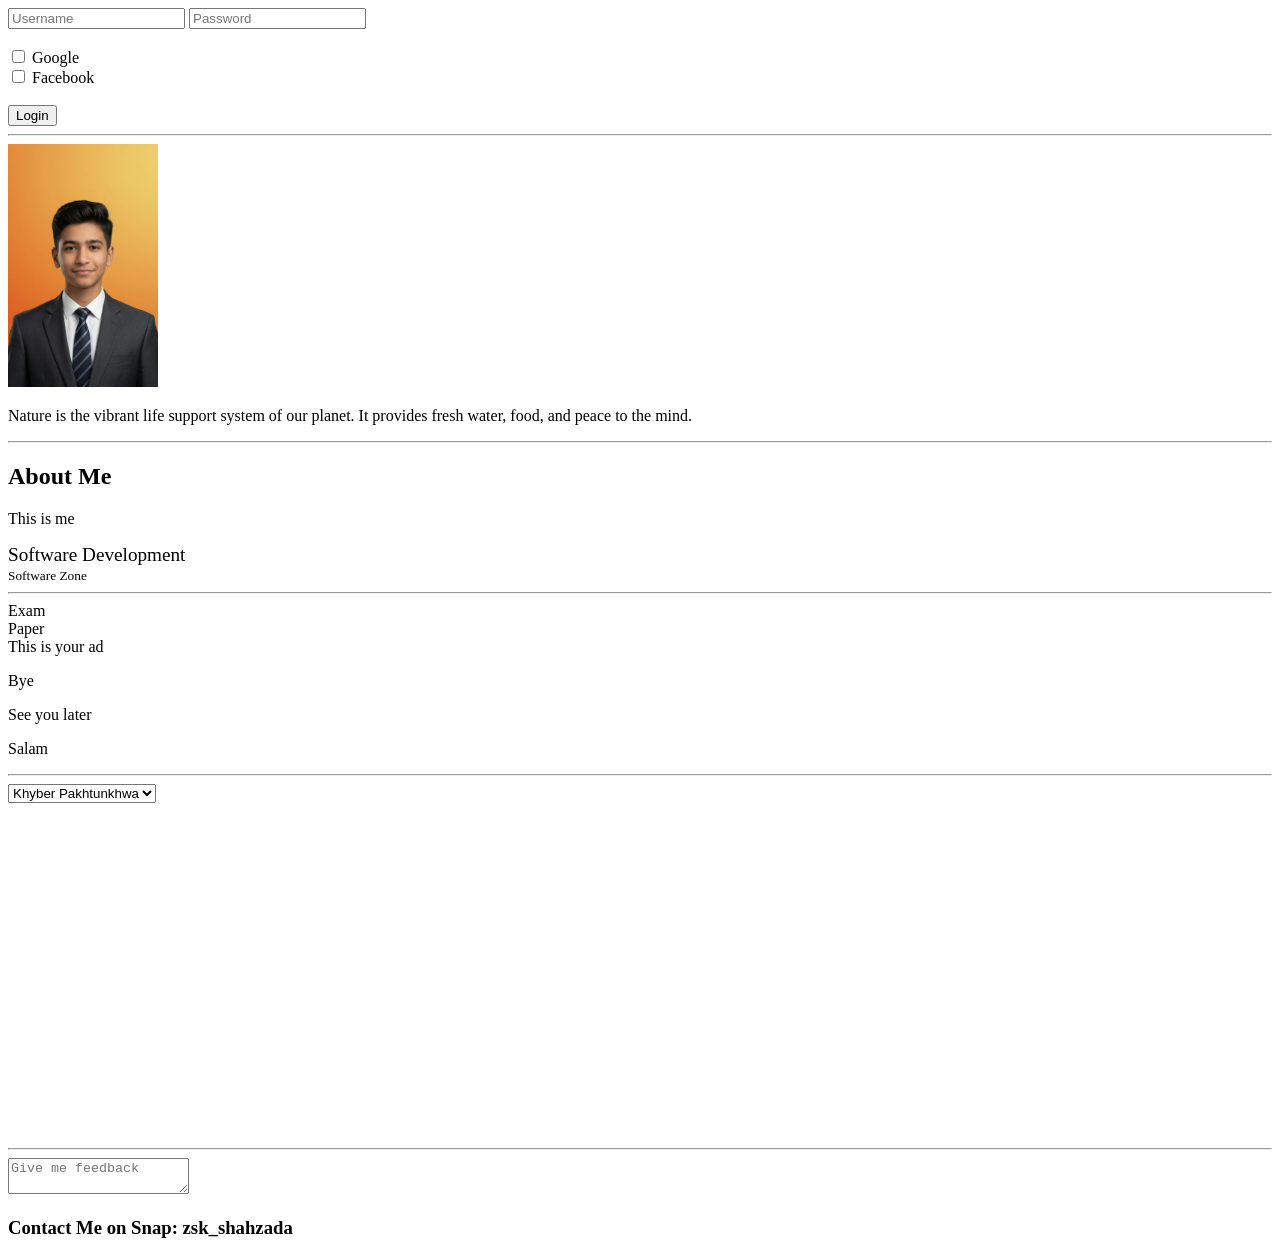
<file: Complete_Html/index.html>
<!DOCTYPE html>
<html lang="en">

<head>
    <meta charset="UTF-8">
    <title>My First Webpage</title>
</head>

<body>

    <!-- Login Form -->
    <form action="/action.php">
        <input type="text" placeholder="Username" required>
        <input type="password" placeholder="Password" required>
        <br><br>

        <label>
            <input type="checkbox" value="Google" name="Web"> Google
        </label>
        <br>

        <label>
            <input type="checkbox" value="Facebook" name="Web"> Facebook
        </label>
        <br><br>

        <button type="submit">Login</button>
    </form>

    <hr>

    <!-- Profile Image -->
    <a href="https://github.com/Abdurrehman3399/complete-Phython" target="_blank">
        <img src="mypic.jpg.jpeg" width="150" style="cursor:pointer;">
    </a>

    <p>
        Nature is the vibrant life support system of our planet. It provides fresh water,
        food, and peace to the mind.
    </p>

    <hr>

    <!-- Section -->
    <h2>About Me</h2>
    <p>This is me</p>
    <big>Software Development</big>
    <br>
    <small>Software Zone</small>

    <hr>

    <!-- Layout -->
    <main>
        <section>Exam</section>
        <section>Paper</section>
        <aside>This is your ad</aside>

        <div>
            <p>Bye</p>
            <p>See you later</p>
            <p>Salam</p>
        </div>
    </main>

    <hr>

    <!-- Dropdown -->
    <select name="city">
        <option>Khyber Pakhtunkhwa</option>
        <option>Punjab</option>
        <option>Sindh</option>
        <option>Balochistan</option>
    </select>

    <br><br>

   <iframe width="560" height="315" src="https://www.youtube.com/embed/APFfC9wTkoE?si=8aLsFXEIsqMEFcFZ" title="YouTube video player" frameborder="0" allow="accelerometer; autoplay; clipboard-write; encrypted-media; gyroscope; picture-in-picture; web-share" referrerpolicy="strict-origin-when-cross-origin" allowfullscreen></iframe>
    <hr>

    <!-- Footer -->
    <footer>
        <textarea placeholder="Give me feedback"></textarea>
        <h3>Contact Me on Snap: zsk_shahzada</h3>
    </footer>

</body>

</html>
</file>
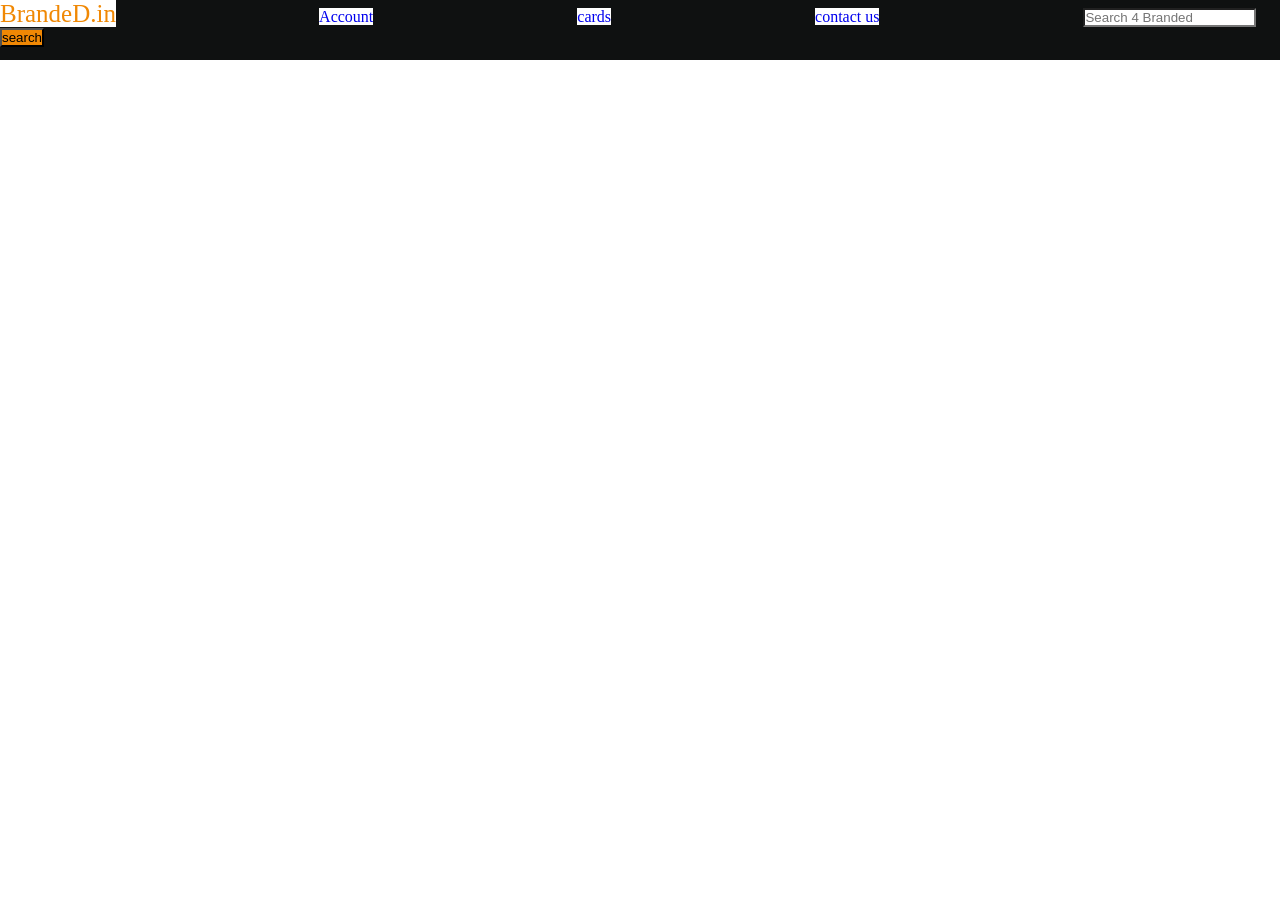
<file: Complete_Css/Classroom/index.html>
<!DOCTYPE html>
<html lang="en">
<head>
    <meta charset="UTF-8">
    <meta name="viewport" content="width=device-width, initial-scale=1.0">
    <title>Css On Top</title>
     <link rel="stylesheet" href="style.css">
      <div id = "Navbar">
        <a id = "logo" href="#">BrandeD.in</a>
        <a href="#">Account</a>
        <a href="#">cards</a>
        <a href="#">contact us</a>
        <input placeholder="Search 4 Branded">
        <button>search</button> 
    
</head>
</file>
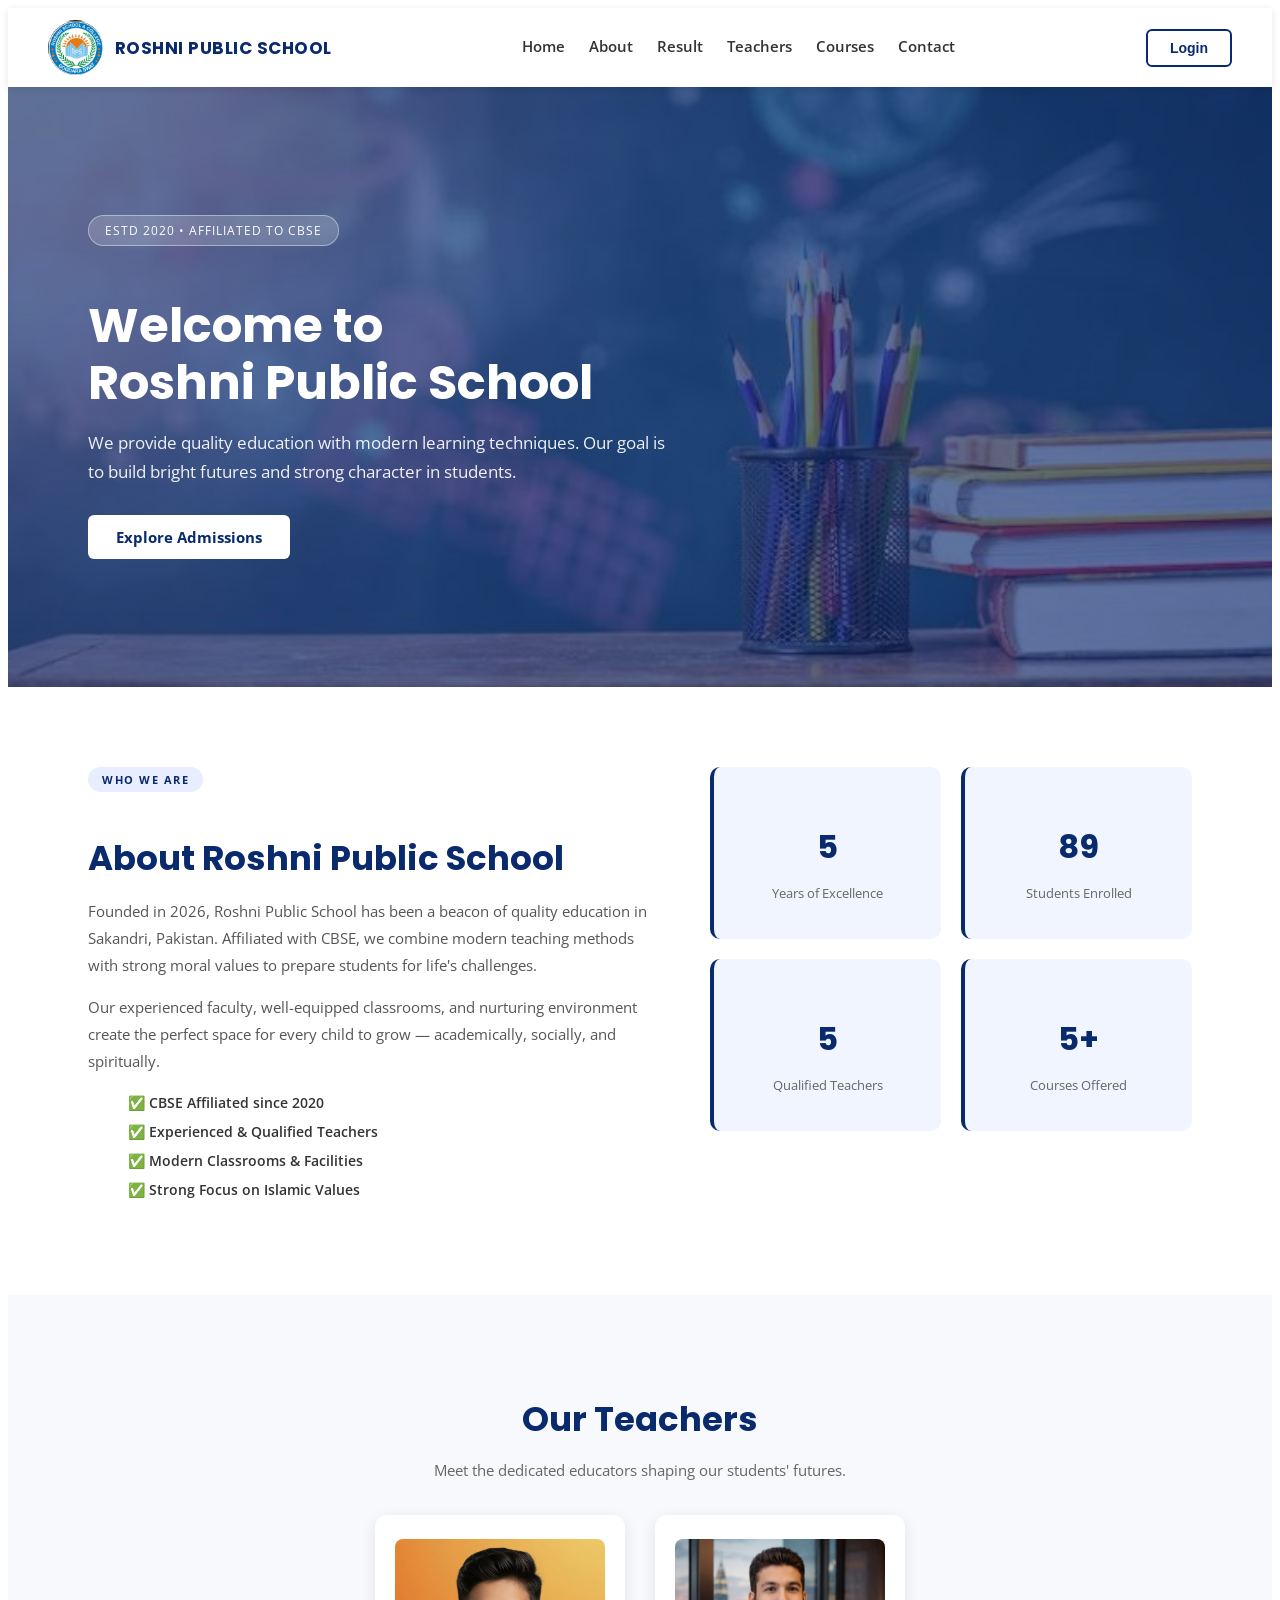
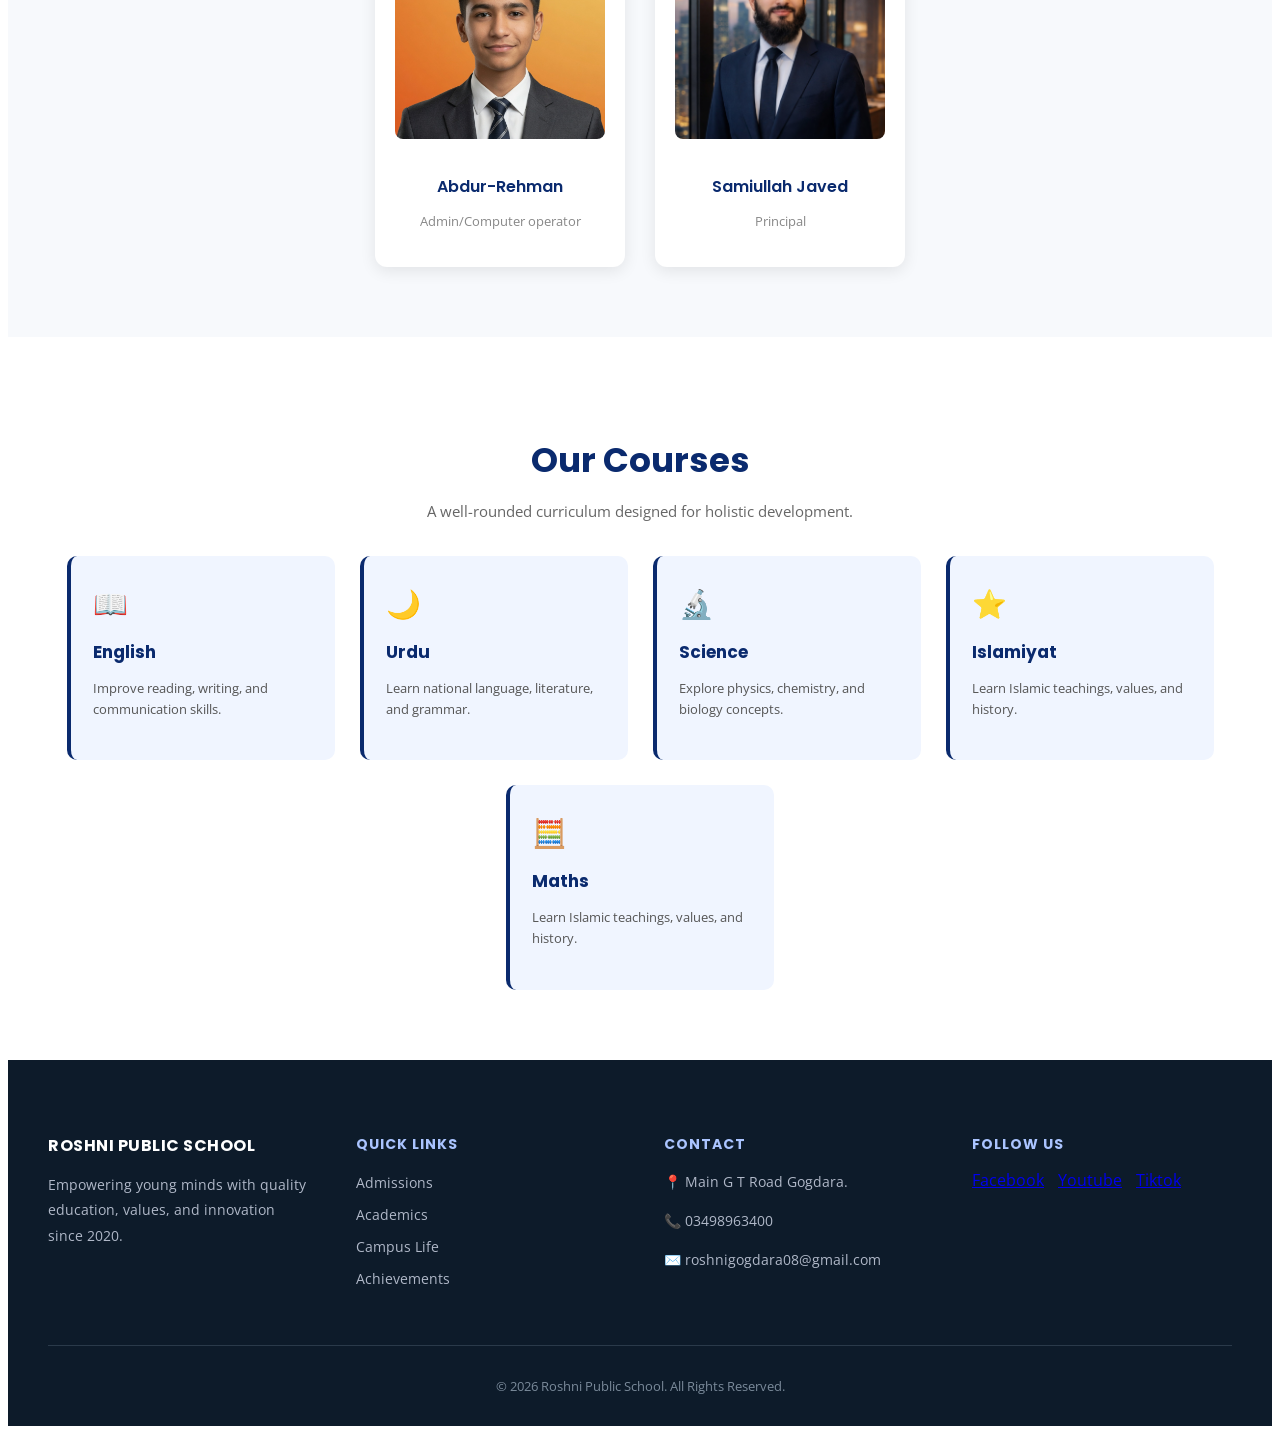
<file: Practice_Web/task_index.html>
<!DOCTYPE html>
<html lang="en">

<head>
    <meta charset="UTF-8">
    <meta name="viewport" content="width=device-width, initial-scale=1.0">
    <title>ROSHNI PUBLIC SCHOOL</title>
    <link rel="stylesheet" href="task_style.css">
    <link href="https://fonts.googleapis.com/css2?family=Poppins:wght@400;600;700&family=Open+Sans:wght@400;600&display=swap" rel="stylesheet">
</head>

<body>

    <!-- ===== NAVBAR ===== -->
    <div class="navbar">
        <div class="logo">
            <img src="logo.png" alt="Roshni Public School Logo">
            <span>ROSHNI PUBLIC SCHOOL</span>
        </div>

        <div class="nav-links">
            <a href="#home">Home</a>
            <a href="#about">About</a>
            <a href="#result">Result</a>
            <a href="#teachers">Teachers</a>
            <a href="#courses">Courses</a>
            <a href="#contact">Contact</a>
        </div>

        <button class="dashboard-btn">Login</button>
    </div>

    <!-- ===== HERO / WELCOME SECTION ===== -->
    <div class="welcome" id="home">
        <div class="overlay"></div>
        <div class="welcome-content">
            <span class="tag">ESTD 2020 &bull; AFFILIATED TO CBSE</span>
            <h1>Welcome to <br> Roshni Public School</h1>
            <p>We provide quality education with modern learning techniques.
               Our goal is to build bright futures and strong character in students.</p>
            <a href="#" class="hero-btn">Explore Admissions</a>
        </div>
    </div>

    <!-- ===== ABOUT SECTION ===== -->
    <div class="about" id="about">
        <div class="about-content">
            <div class="about-text">
                <span class="about-tag">WHO WE ARE</span>
                <h2>About Roshni Public School</h2>
                <p>Founded in 2026, Roshni Public School has been a beacon of quality education in Sakandri, Pakistan. Affiliated with CBSE, we combine modern teaching methods with strong moral values to prepare students for life's challenges.</p>
                <p>Our experienced faculty, well-equipped classrooms, and nurturing environment create the perfect space for every child to grow — academically, socially, and spiritually.</p>
                <ul class="about-list">
                    <li>✅ CBSE Affiliated since 2020</li>
                    <li>✅ Experienced & Qualified Teachers</li>
                    <li>✅ Modern Classrooms & Facilities</li>
                    <li>✅ Strong Focus on Islamic Values</li>
                </ul>
            </div>
            <div class="about-stats">
                <div class="stat-box">
                    <h3>5</h3>
                    <p>Years of Excellence</p>
                </div>
                <div class="stat-box">
                    <h3>89</h3>
                    <p>Students Enrolled</p>
                </div>
                <div class="stat-box">
                    <h3>5</h3>
                    <p>Qualified Teachers</p>
                </div>
                <div class="stat-box">
                    <h3>5+</h3>
                    <p>Courses Offered</p>
                </div>
            </div>
        </div>
    </div>

    <!-- ===== TEACHERS SECTION ===== -->
    <div class="teachers" id="teachers">
        <h2>Our Teachers</h2>
        <p class="section-subtitle">Meet the dedicated educators shaping our students' futures.</p>

        <div class="teacher-container">

            <div class="teacher-card">
                <img src="teacher1.jpeg" alt="Abdur-Rehman">
                <h3>Abdur-Rehman</h3>
                <p>Admin/Computer operator</p>
            </div>

            <div class="teacher-card">
                <img src="teacher2.jpeg" alt="Samiullah Javed">
                <h3>Samiullah Javed</h3>
                <p>Principal</p>
            </div>

            
        </div>
    </div>

    <!-- ===== COURSES SECTION ===== -->
    <div class="courses" id="courses">
        <h2>Our Courses</h2>
        <p class="section-subtitle">A well-rounded curriculum designed for holistic development.</p>

        <div class="course-container">

            <div class="course-card">
                <div class="course-icon">📖</div>
                <h3>English</h3>
                <p>Improve reading, writing, and communication skills.</p>
            </div>

            <div class="course-card">
                <div class="course-icon">🌙</div>
                <h3>Urdu</h3>
                <p>Learn national language, literature, and grammar.</p>
            </div>

            <div class="course-card">
                <div class="course-icon">🔬</div>
                <h3>Science</h3>
                <p>Explore physics, chemistry, and biology concepts.</p>
            </div>

            <div class="course-card">
                <div class="course-icon">⭐</div>
                <h3>Islamiyat</h3>
                <p>Learn Islamic teachings, values, and history.</p>
            </div>
 <div class="course-card">
                <div class="course-icon">🧮</div>
                <h3>Maths</h3>
                <p>Learn Islamic teachings, values, and history.</p>
            </div>
        </div>
    </div>

    <!-- ===== FOOTER ===== -->
    <footer class="footer" id="contact">
        <div class="footer-container">

            <!-- Left: About -->
            <div class="footer-box">
                <h2>ROSHNI PUBLIC SCHOOL</h2>
                <p>Empowering young minds with quality education, values, and innovation since 2020.</p>
            </div>

            <!-- Quick Links -->
            <div class="footer-box">
                <h3>Quick Links</h3>
                <ul>
                    <li><a href="#">Admissions</a></li>
                    <li><a href="#">Academics</a></li>
                    <li><a href="#">Campus Life</a></li>
                    <li><a href="#">Achievements</a></li>
                </ul>
            </div>

            <!-- Contact -->
            <div class="footer-box">
                <h3>Contact</h3>
                <p>📍 Main G T Road Gogdara.</p>
                <p>📞 03498963400</p>
                <p>✉️ roshnigogdara08@gmail.com</p>
            </div>

            <!-- Social -->
            <div class="footer-box">
                <h3>Follow Us</h3>
                <div class="social-icons">
                    <a href = "https://www.facebook.com/share/1DYGe5Pi4s/" target="_blank">Facebook</a>
                    <a href = "https://www.youtube.com/@roshnipublicschool0" target="_blank">Youtube</a>
                    <a href = "https://www.tiktok.com/@roshnipublicschool?lang=en" target="_blank">Tiktok</a>
                </div>
            </div>

        </div>

        <div class="footer-bottom">
            <p>© 2026 Roshni Public School. All Rights Reserved.</p>
        </div>
    </footer>

    <script>
        // Highlight active nav link based on scroll position
        const sections = document.querySelectorAll('div[id], footer[id]');
        const navLinks = document.querySelectorAll('.nav-links a');

        window.addEventListener('scroll', () => {
            let current = '';
            sections.forEach(section => {
                const sectionTop = section.offsetTop - 80;
                if (window.scrollY >= sectionTop) {
                    current = section.getAttribute('id');
                }
            });

            navLinks.forEach(link => {
                link.classList.remove('active');
                if (link.getAttribute('href') === '#' + current) {
                    link.classList.add('active');
                }
            });
        });
    </script>

</body>
</html>
</file>
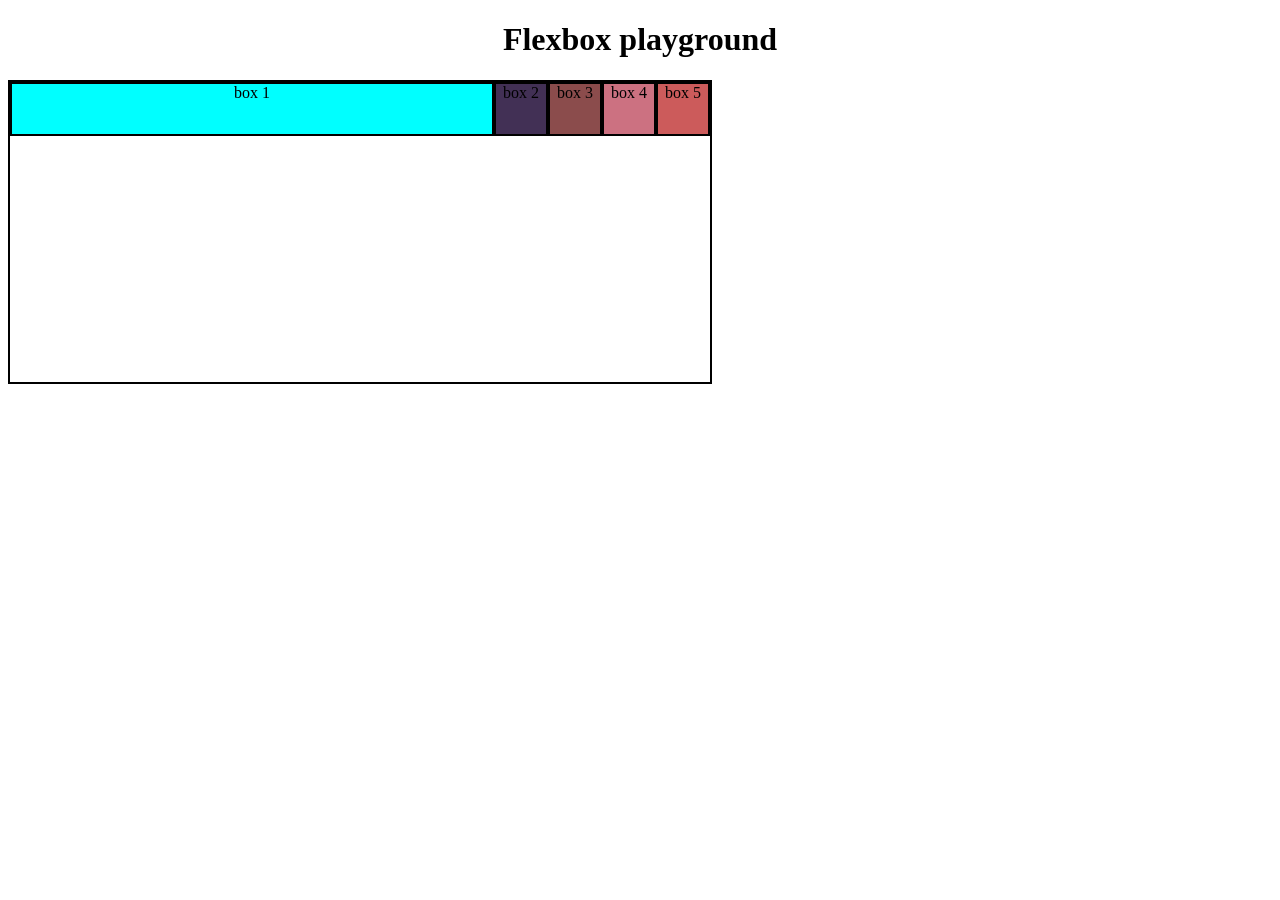
<file: Complete_Css/Classroom/task2_index.html>
<!DOCTYPE html>
<html lang="en">
<head>
    <meta charset="UTF-8">
    <meta name="viewport" content="width=device-width, initial-scale=1.0">
    <title>Css_level 3</title>
    <link rel="stylesheet" href="task2_style.css">
</head>
<body>
    <h1>Flexbox playground</h1>
    <div id = "Container">
        <div id = "box1">box 1</div>
        <div id = "box2">box 2</div>
        <div id = "box3">box 3</div>
        <div id = "box4">box 4</div>
        <div id = "box5">box 5</div>
    </div>
</body>
</html>
</file>
<file: Complete_Css/Classroom/style.css>
/* h1{
    text-align: center;
    text-transform: capitalize;

}
p{
    font-family : Times New Roman ;
}
#outer {
    font: size 25px; 
}
#inner {
    font: size 10px ;
}
#green {
    height: 100px;
    width: 100px;
    background : rgb(5, 185, 5);
    border: 2px;
    border-radius :50px;   
}
#red {
    height: 100px;
    width: 100px;
    background : rgb(230, 8, 8);
    border: 2px;
    border-radius :50px; 
}
#yellow {
    height: 100px;
    width: 100px;
    background : rgb(253, 216, 7);
    border: 2px;
    border-radius :50px; 
}
#masterdiv {
    border : 100px brown 30px 

} */
* {
    padding : 0px;
    margin : 0px;
    background-color:white;
}
#Navbar {
    height : 60px;
    background-color: #0f1111;
} 
#logo {
    color : #f08804;
    font-size: 25px;
}
button {
    background-color :#f08804;

}
a{
    margin-right: 200px;
    text-decoration: none;
    }
#box3 {
    width :100px
}
#box2{
    width :100px
}
#box1 {
    width :100px
}
</file>
<file: Practice_Web/task_style.css>
============================================
  ROSHNI PUBLIC SCHOOL — task_style.css
    ============================================= */

/* ===== RESET & BASE ===== */
* {
    margin: 0;
    padding: 0;
    box-sizing: border-box;
}

html {
    scroll-behavior: smooth;
}

body {
    font-family: 'Open Sans', Arial, sans-serif;
    color: #222;
    background-color: #fff;
}

/* ===== NAVBAR ===== */
.navbar {
    display: flex;
    justify-content: space-between;
    align-items: center;
    background-color: #ffffff;
    padding: 12px 40px;
    box-shadow: 0 2px 8px rgba(0, 0, 0, 0.1);
    position: sticky;
    top: 0;
    z-index: 1000;
}

/* Logo */
.logo {
    display: flex;
    align-items: center;
    gap: 12px;
    text-decoration: none;
}

.logo img {
    height: 55px;
    width: auto;
    border-radius: 50%;
    object-fit: contain;
    transition: transform 0.3s ease, box-shadow 0.3s ease;
}

.logo img:hover {
    transform: scale(1.08);
    box-shadow: 0 0 10px rgba(0, 0, 0, 0.2);
}

.logo span {
    font-family: 'Poppins', sans-serif;
    font-size: 17px;
    font-weight: 700;
    color: #0a2a6e;
    letter-spacing: 0.5px;
}

/* Nav Links */
.nav-links {
    display: flex;
    gap: 24px;
}

.nav-links a {
    text-decoration: none;
    color: #333;
    font-size: 15px;
    font-weight: 600;
    transition: color 0.2s ease;
    position: relative;
    padding-bottom: 4px;
}

.nav-links a::after {
    content: '';
    position: absolute;
    bottom: 0;
    left: 0;
    width: 0;
    height: 2px;
    background-color: #0a2a6e;
    transition: width 0.3s ease;
}

.nav-links a:hover {
    color: #0a2a6e;
}

.nav-links a:hover::after {
    width: 100%;
}

/* Login Button */
.dashboard-btn {
    padding: 9px 22px;
    border: 2px solid #0a2a6e;
    background-color: transparent;
    color: #0a2a6e;
    font-size: 14px;
    font-weight: 600;
    border-radius: 6px;
    cursor: pointer;
    transition: background-color 0.3s ease, color 0.3s ease;
}

.dashboard-btn:hover {
    background-color: #0a2a6e;
    color: #ffffff;
}


/* ===== HERO / WELCOME SECTION ===== */
.welcome {
    position: relative;
    height: 600px;
    background-image: url("School.jpg");
    background-size: cover;
    background-position: center;
    display: flex;
    align-items: center;
    padding-left: 80px;
}

/* Dark-blue overlay */
.overlay {
    position: absolute;
    top: 0;
    left: 0;
    width: 100%;
    height: 100%;
    background: rgba(10, 42, 110, 0.65);
}

/* Content sits above the overlay */
.welcome-content {
    position: relative;
    color: #ffffff;
    max-width: 580px;
}

/* ESTD tag */
.tag {
    display: inline-block;
    background: rgba(255, 255, 255, 0.18);
    border: 1px solid rgba(255, 255, 255, 0.4);
    padding: 6px 16px;
    border-radius: 20px;
    font-size: 12px;
    letter-spacing: 1px;
    margin-bottom: 18px;
}

/* Heading */
.welcome-content h1 {
    font-family: 'Poppins', sans-serif;
    font-size: 48px;
    font-weight: 700;
    line-height: 1.2;
    margin-bottom: 16px;
}

/* Paragraph */
.welcome-content p {
    font-size: 17px;
    line-height: 1.7;
    opacity: 0.92;
    margin-bottom: 28px;
}

/* CTA Button */
.hero-btn {
    display: inline-block;
    padding: 12px 28px;
    background-color: #ffffff;
    color: #0a2a6e;
    font-weight: 700;
    font-size: 15px;
    border-radius: 6px;
    text-decoration: none;
    transition: background-color 0.3s ease, color 0.3s ease;
}

.hero-btn:hover {
    background-color: #0a2a6e;
    color: #ffffff;
    outline: 2px solid #ffffff;
}


/* ===== SECTION SHARED STYLES ===== */
.section-subtitle {
    font-size: 15px;
    color: #666;
    margin-bottom: 35px;
}


/* Active nav link */
.nav-links a.active {
    color: #0a2a6e;
}
.nav-links a.active::after {
    width: 100%;
}


/* ===== ABOUT SECTION ===== */
.about {
    padding: 80px 80px;
    background-color: #ffffff;
}

.about-content {
    display: flex;
    align-items: flex-start;
    gap: 60px;
    flex-wrap: wrap;
}

.about-text {
    flex: 1 1 340px;
}

.about-tag {
    display: inline-block;
    background-color: #e8eeff;
    color: #0a2a6e;
    font-size: 11px;
    font-weight: 700;
    letter-spacing: 1.5px;
    padding: 5px 14px;
    border-radius: 20px;
    margin-bottom: 16px;
}

.about-text h2 {
    font-family: 'Poppins', sans-serif;
    font-size: 34px;
    font-weight: 700;
    color: #0a2a6e;
    margin-bottom: 18px;
    line-height: 1.3;
}

.about-text p {
    font-size: 15px;
    color: #555;
    line-height: 1.8;
    margin-bottom: 14px;
}

.about-list {
    list-style: none;
    margin-top: 18px;
    display: flex;
    flex-direction: column;
    gap: 10px;
}

.about-list li {
    font-size: 14px;
    color: #333;
    font-weight: 600;
}

/* Stats grid */
.about-stats {
    flex: 1 1 260px;
    display: grid;
    grid-template-columns: 1fr 1fr;
    gap: 20px;
}

.stat-box {
    background: #f0f5ff;
    border-left: 4px solid #0a2a6e;
    border-radius: 10px;
    padding: 24px 20px;
    text-align: center;
}

.stat-box h3 {
    font-family: 'Poppins', sans-serif;
    font-size: 32px;
    font-weight: 700;
    color: #0a2a6e;
    margin-bottom: 6px;
}

.stat-box p {
    font-size: 13px;
    color: #666;
}


/* ===== TEACHERS SECTION ===== */
.teachers {
    padding: 70px 40px;
    text-align: center;
    background-color: #f7f9fc;
}

.teachers h2 {
    font-family: 'Poppins', sans-serif;
    font-size: 34px;
    font-weight: 700;
    color: #0a2a6e;
    margin-bottom: 10px;
}

/* Card container */
.teacher-container {
    display: flex;
    justify-content: center;
    gap: 30px;
    flex-wrap: wrap;
    margin-top: 10px;
}

/* Individual card */
.teacher-card {
    background: #ffffff;
    border-radius: 12px;
    box-shadow: 0 4px 16px rgba(0, 0, 0, 0.09);
    padding: 24px 20px;
    width: 210px;
    text-align: center;
    transition: transform 0.3s ease, box-shadow 0.3s ease;
}

.teacher-card:hover {
    transform: translateY(-8px);
    box-shadow: 0 10px 24px rgba(0, 0, 0, 0.13);
}

/* Teacher image */
.teacher-card img {
    width: 100%;
    height: 200px;
    object-fit: cover;
    border-radius: 8px;
    margin-bottom: 14px;
}

/* Teacher name */
.teacher-card h3 {
    font-family: 'Poppins', sans-serif;
    font-size: 16px;
    font-weight: 600;
    color: #0a2a6e;
    margin-bottom: 6px;
}

/* Teacher role */
.teacher-card p {
    font-size: 13px;
    color: #888;
}


/* ===== COURSES SECTION ===== */
.courses {
    padding: 70px 40px;
    text-align: center;
    background-color: #ffffff;
}

.courses h2 {
    font-family: 'Poppins', sans-serif;
    font-size: 34px;
    font-weight: 700;
    color: #0a2a6e;
    margin-bottom: 10px;
}

/* Card container */
.course-container {
    display: flex;
    justify-content: center;
    gap: 25px;
    flex-wrap: wrap;
    margin-top: 10px;
}

/* Individual card */
.course-card {
    background: #f0f5ff;
    border-left: 4px solid #0a2a6e;
    border-radius: 10px;
    padding: 28px 22px;
    width: 220px;
    text-align: left;
    transition: transform 0.3s ease, box-shadow 0.3s ease;
    cursor: default;
}

.course-card:hover {
    transform: translateY(-8px);
    box-shadow: 0 8px 20px rgba(10, 42, 110, 0.15);
}

/* Icon */
.course-icon {
    font-size: 28px;
    margin-bottom: 12px;
}

/* Course name */
.course-card h3 {
    font-family: 'Poppins', sans-serif;
    font-size: 17px;
    font-weight: 700;
    color: #0a2a6e;
    margin-bottom: 8px;
}

/* Description */
.course-card p {
    font-size: 13px;
    color: #555;
    line-height: 1.6;
}


/* ===== FOOTER ===== */
.footer {
    background-color: #0d1b2a;
    color: #ffffff;
    padding: 60px 40px 0 40px;
}

/* Four-column layout */
.footer-container {
    display: flex;
    justify-content: space-between;
    flex-wrap: wrap;
    gap: 40px;
    padding-bottom: 40px;
}

/* Each column */
.footer-box {
    flex: 1 1 180px;
    max-width: 260px;
}

.footer-box h2 {
    font-family: 'Poppins', sans-serif;
    font-size: 16px;
    font-weight: 700;
    margin-bottom: 14px;
    letter-spacing: 0.5px;
    color: #ffffff;
}

.footer-box h3 {
    font-family: 'Poppins', sans-serif;
    font-size: 14px;
    font-weight: 700;
    margin-bottom: 14px;
    color: #aac4ff;
    text-transform: uppercase;
    letter-spacing: 1px;
}

.footer-box p {
    font-size: 14px;
    color: #b0b8c8;
    line-height: 1.8;
}

/* Quick links list */
.footer-box ul {
    list-style: none;
    padding: 0;
}

.footer-box ul li {
    margin-bottom: 10px;
}

.footer-box ul li a {
    color: #b0b8c8;
    text-decoration: none;
    font-size: 14px;
    transition: color 0.2s ease;
}

.footer-box ul li a:hover {
    color: #ffffff;
}

/* Social icons */
.social-icons {
    display: flex;
    gap: 14px;
    margin-top: 6px;
}

.social-icons span {
    font-size: 22px;
    cursor: pointer;
    transition: transform 0.2s ease;
}

.social-icons span:hover {
    transform: scale(1.2);
}

/* Bottom bar */
.footer-bottom {
    border-top: 1px solid #2a3a4a;
    padding: 18px 0;
    text-align: center;
    font-size: 13px;
    color: #7a8a9a;
}


/* ===== RESPONSIVE — TABLET & MOBILE ===== */
@media (max-width: 900px) {
    .nav-links {
        display: none; /* hide nav links on small screens */
    }

    .navbar {
        padding: 12px 20px;
    }

    .welcome {
        padding-left: 30px;
        height: auto;
        padding-top: 80px;
        padding-bottom: 80px;
    }

    .welcome-content h1 {
        font-size: 34px;
    }

    .teacher-container,
    .course-container {
        gap: 20px;
    }

    .footer-container {
        flex-direction: column;
        align-items: flex-start;
    }

    .footer-box {
        max-width: 100%;
    }
}

@media (max-width: 480px) {
    .logo span {
        font-size: 13px;
    }

    .welcome-content h1 {
        font-size: 26px;
    }

    .welcome-content p {
        font-size: 14px;
    }

    .teachers,
    .courses {
        padding: 50px 20px;
    }

    .footer {
        padding: 40px 20px 0 20px;
    }
}
</file>
<file: Complete_Css/Classroom/task2_style.css>
body {
    text-align: center;
}
div{
    height : 50px;
    width : 50px;
    display : inline-block;
    border : 2px solid black;

}
#Container {
    width : 700px;
    height : 300px;
    display : flex;
    flex-direction:row;
    justify-content: center;
    /* flex-wrap: wrap; */
    align-items: flex-start;
    align-content: center;
}
#box1 {
    background-color : aqua ;
    flex-grow: 2;
}

#box2 {
    background-color : rgb(66, 48, 85) ;
    
}
#box3 {
    background-color : rgb(139, 76, 76) ;
    
}
#box4 {
    background-color : rgb(204, 113, 129) ;
}
#box5 {
    background-color : rgb(204, 91, 91) ;
    
}
</file>
